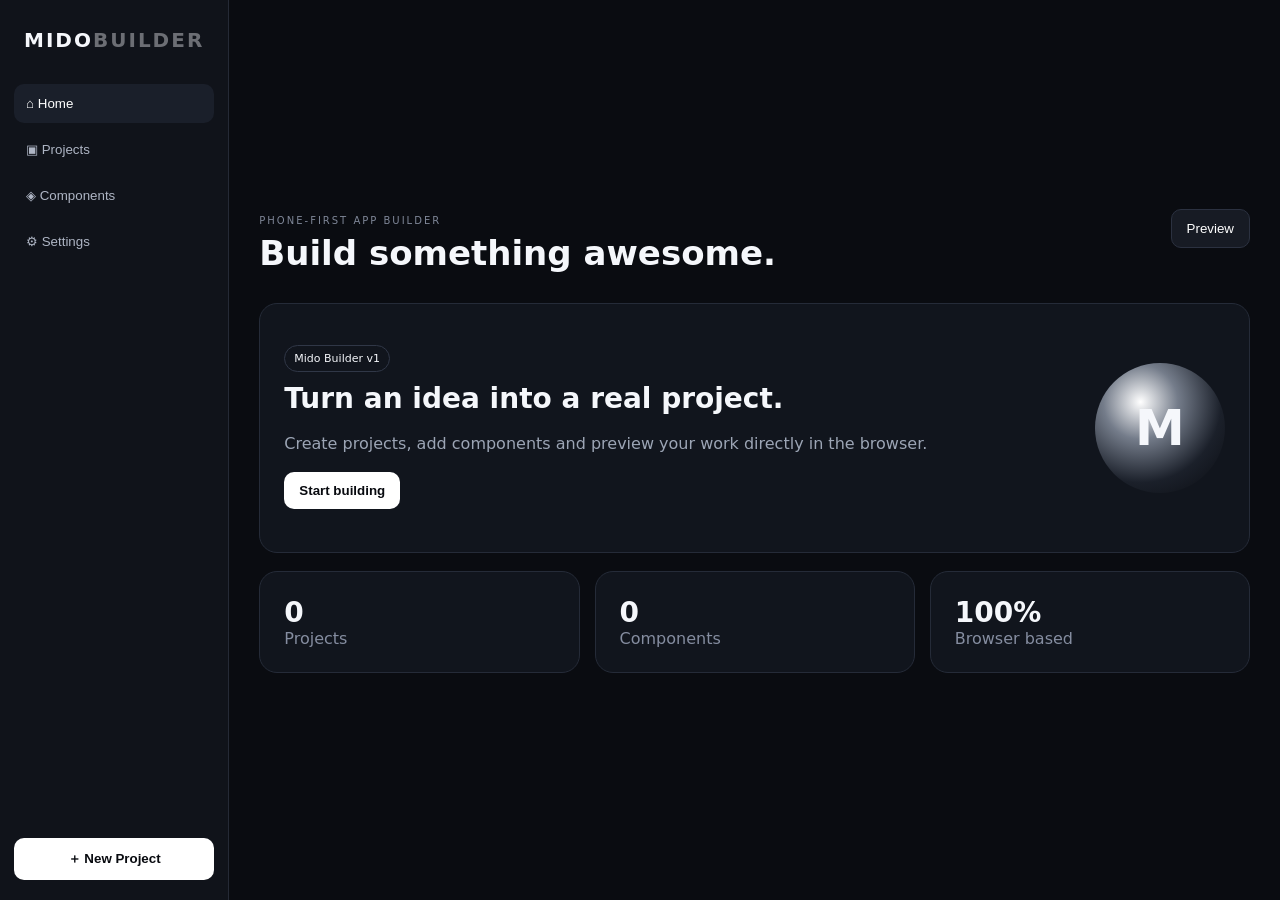
<file: index.html>
<!doctype html>
<html lang="en">
<head>
  <meta charset="UTF-8">
  <meta name="viewport" content="width=device-width, initial-scale=1.0">
  <title>Mido Builder</title>
  <link rel="stylesheet" href="style.css">
</head>

<body>

  <aside class="sidebar">
    <div class="logo">
      MIDO<span>BUILDER</span>
    </div>

    <button class="nav active" data-view="home">⌂ <span>Home</span></button>
    <button class="nav" data-view="projects">▣ <span>Projects</span></button>
    <button class="nav" data-view="components">◈ <span>Components</span></button>
    <button class="nav" data-view="settings">⚙ <span>Settings</span></button>

    <button id="newProject" class="new">
      ＋ New Project
    </button>
  </aside>

  <main>

    <header>
      <div>
        <small>PHONE-FIRST APP BUILDER</small>
        <h1 id="title">Build something awesome.</h1>
      </div>

      <button id="preview" class="ghost">
        Preview
      </button>
    </header>


    <!-- HOME -->

    <section id="home" class="view">

      <div class="hero card">

        <div>
          <span class="tag">Mido Builder v1</span>

          <h2>
            Turn an idea into a real project.
          </h2>

          <p>
            Create projects, add components and preview your work
            directly in the browser.
          </p>

          <button id="start" class="primary">
            Start building
          </button>
        </div>

        <div class="orb">
          M
        </div>

      </div>


      <div class="stats">

        <div class="card">
          <b id="projectsCount">0</b>
          <span>Projects</span>
        </div>

        <div class="card">
          <b id="componentsCount">0</b>
          <span>Components</span>
        </div>

        <div class="card">
          <b>100%</b>
          <span>Browser based</span>
        </div>

      </div>

    </section>



    <!-- PROJECTS -->

    <section id="projects" class="view hidden">

      <div class="section-head">

        <h2>Your projects</h2>

        <button id="addProject" class="primary">
          ＋ New
        </button>

      </div>

      <div id="projectList"></div>

    </section>



    <!-- COMPONENTS -->

    <section id="components" class="view hidden">

      <h2>Components</h2>

      <p class="muted">
        Add a component to your current project.
      </p>

      <div class="components">

        <button data-component="Button">
          🔘
          <b>Button</b>
          <small>Interactive action</small>
        </button>

        <button data-component="Text">
          T
          <b>Text</b>
          <small>Headings and copy</small>
        </button>

        <button data-component="Image">
          ▧
          <b>Image</b>
          <small>Visual content</small>
        </button>

        <button data-component="Card">
          ▣
          <b>Card</b>
          <small>Content container</small>
        </button>

      </div>

    </section>



    <!-- SETTINGS -->

    <section id="settings" class="view hidden">

      <div class="card settings">

        <h2>Settings</h2>

        <label>
          Builder name

          <input
            id="builderName"
            value="Mido Builder"
          >
        </label>

        <label>
          Home headline

          <input
            id="headline"
            value="Build something awesome."
          >
        </label>

        <button id="saveSettings" class="primary">
          Save settings
        </button>

      </div>

    </section>

  </main>



  <!-- NEW PROJECT MODAL -->

  <div id="modal" class="modal hidden">

    <div class="modal-box">

      <button id="close" class="close">
        ×
      </button>

      <h2>New project</h2>

      <input
        id="projectName"
        placeholder="Project name"
        maxlength="40"
      >

      <button id="create" class="primary full">
        Create project
      </button>

    </div>

  </div>



  <div id="toast" class="toast"></div>


  <script src="app.js"></script>

</body>
</html>
</file>
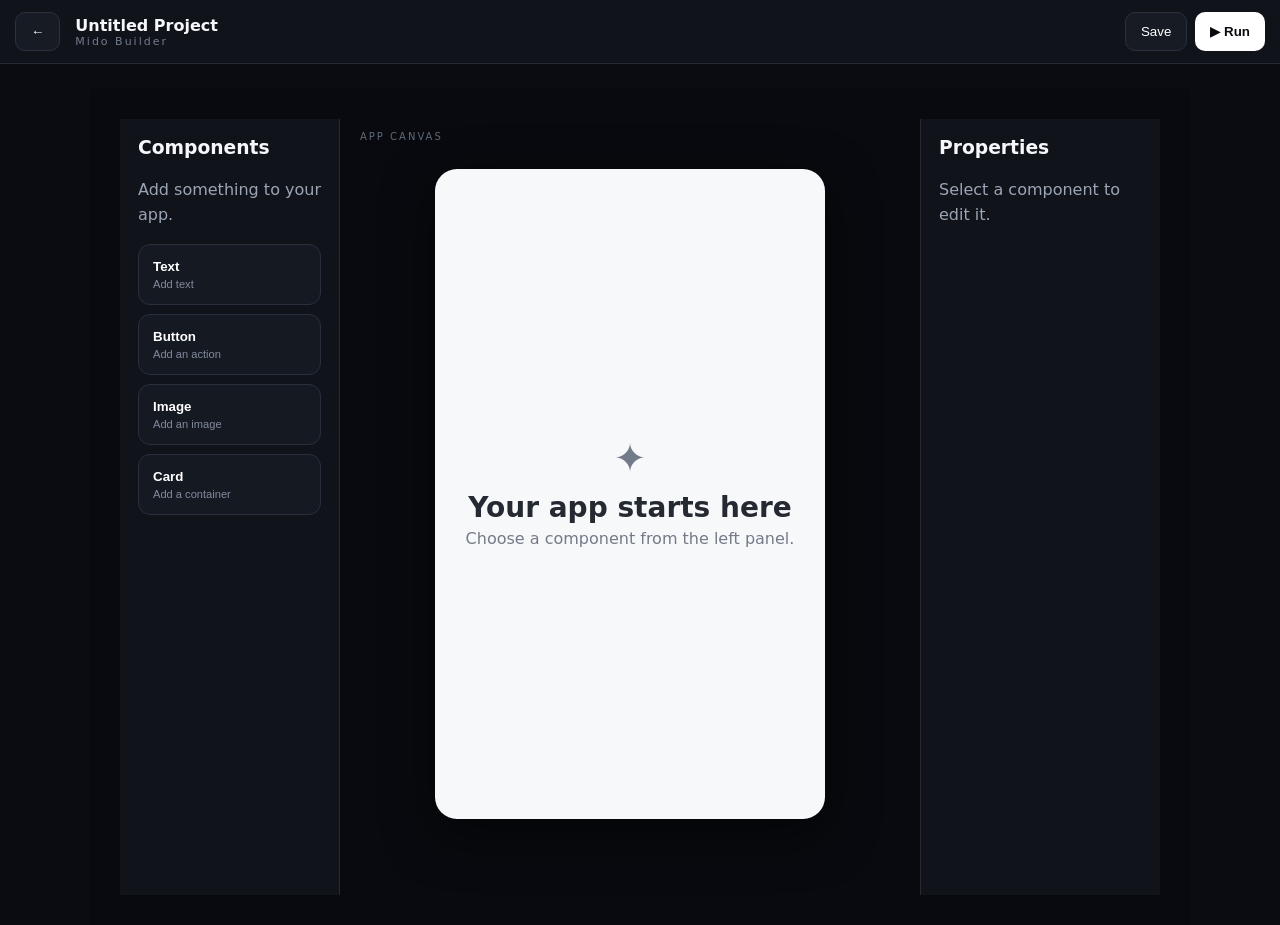
<file: builder.html>
<!doctype html>
<html lang="en">

<head>
  <meta charset="UTF-8">

  <meta
    name="viewport"
    content="width=device-width, initial-scale=1.0"
  >

  <title>Mido Builder — Editor</title>

  <link
    rel="stylesheet"
    href="style.css"
  >

  <link
    rel="stylesheet"
    href="builder.css"
  >
</head>

<body>

  <!-- TOP BAR -->

  <header class="builder-top">

    <button
      id="back"
      class="ghost"
    >
      ←
    </button>

    <div class="builder-title">
      <b id="projectTitle">
        Untitled Project
      </b>

      <small>
        Mido Builder
      </small>
    </div>

    <div class="builder-actions">

      <button
        id="saveProject"
        class="ghost"
      >
        Save
      </button>

      <button
        id="runProject"
        class="primary"
      >
        ▶ Run
      </button>

    </div>

  </header>


  <!-- BUILDER -->

  <main class="builder">

    <!-- COMPONENT PANEL -->

    <aside class="toolbox">

      <h3>Components</h3>

      <p class="muted">
        Add something to your app.
      </p>


      <button
        class="tool"
        data-add="text"
      >
        <b>Text</b>
        <small>
          Add text
        </small>
      </button>


      <button
        class="tool"
        data-add="button"
      >
        <b>Button</b>
        <small>
          Add an action
        </small>
      </button>


      <button
        class="tool"
        data-add="image"
      >
        <b>Image</b>
        <small>
          Add an image
        </small>
      </button>


      <button
        class="tool"
        data-add="card"
      >
        <b>Card</b>
        <small>
          Add a container
        </small>
      </button>

    </aside>


    <!-- CANVAS -->

    <section class="canvas-area">

      <div class="canvas-label">
        APP CANVAS
      </div>


      <div
        id="canvas"
        class="canvas"
      >

        <div
          id="emptyCanvas"
          class="empty-canvas"
        >

          <div>
            ✦
          </div>

          <h2>
            Your app starts here
          </h2>

          <p>
            Choose a component from
            the left panel.
          </p>

        </div>

      </div>

    </section>


    <!-- PROPERTIES -->

    <aside class="properties">

      <h3>
        Properties
      </h3>

      <p class="muted">
        Select a component to edit it.
      </p>


      <div
        id="propertyPanel"
        class="property-panel hidden"
      >

        <label>
          Text

          <input
            id="propertyText"
            type="text"
          >

        </label>


        <label>
          Size

          <input
            id="propertySize"
            type="number"
            min="8"
            max="100"
            value="18"
          >

        </label>


        <button
          id="deleteComponent"
          class="danger"
        >
          Delete component
        </button>

      </div>

    </aside>

  </main>


  <!-- RUN MODAL -->

  <div
    id="runModal"
    class="modal hidden"
  >

    <div class="run-window">

      <button
        id="closeRun"
        class="close"
      >
        ×
      </button>

      <h2>
        App Preview
      </h2>

      <div
        id="previewCanvas"
        class="preview-canvas"
      ></div>

    </div>

  </div>


  <script src="builder.js"></script>

</body>

</html>
</file>
<file: style.css>
* {
  box-sizing: border-box;
}

body {
  margin: 0;
  background: #0a0c11;
  color: #f5f7fb;
  font-family: system-ui, Arial, sans-serif;
  display: flex;
  min-height: 100vh;
}

.sidebar {
  width: 230px;
  background: #10131a;
  border-right: 1px solid #252a36;
  padding: 20px 14px;
  display: flex;
  flex-direction: column;
  gap: 7px;
}

.logo {
  font-weight: 900;
  letter-spacing: 2px;
  font-size: 20px;
  padding: 8px 10px 25px;
}

.logo span {
  opacity: 0.4;
}

.nav,
.new {
  border: 0;
  border-radius: 10px;
  padding: 12px;
  text-align: left;
  background: transparent;
  color: #aeb5c4;
  cursor: pointer;
}

.nav.active,
.nav:hover {
  background: #1a1f2a;
  color: #fff;
}

.new,
.primary {
  background: #fff;
  color: #080a0f;
  font-weight: 800;
}

.new {
  margin-top: auto;
  text-align: center;
}

.primary,
.ghost {
  border: 0;
  border-radius: 10px;
  padding: 11px 15px;
  cursor: pointer;
}

.ghost {
  background: #171b24;
  color: #fff;
  border: 1px solid #2b3140;
}

main {
  width: min(1100px, 100%);
  padding: 30px;
  margin: auto;
}

header,
.section-head {
  display: flex;
  justify-content: space-between;
  align-items: flex-start;
  margin-bottom: 25px;
}

header small {
  color: #7f8798;
  letter-spacing: 2px;
  font-size: 10px;
}

h1 {
  font-size: 34px;
  margin: 5px 0;
}

h2 {
  font-size: 28px;
}

.card {
  background: #11151d;
  border: 1px solid #252b38;
  border-radius: 18px;
  padding: 24px;
  margin-bottom: 18px;
}

.hero {
  min-height: 250px;
  display: flex;
  align-items: center;
  justify-content: space-between;
}

.hero h2 {
  max-width: 600px;
  margin: 16px 0 8px;
}

.hero p,
.muted {
  color: #9ca5b5;
  line-height: 1.6;
}

.tag {
  border: 1px solid #303747;
  border-radius: 99px;
  padding: 6px 9px;
  font-size: 11px;
}

.orb {
  width: 130px;
  height: 130px;
  border-radius: 50%;
  display: grid;
  place-items: center;
  background:
    radial-gradient(
      circle at 35% 30%,
      #fff,
      #747c8a 30%,
      #1b202a 65%,
      #090b10
    );
  font-size: 50px;
  font-weight: 900;
}

.stats {
  display: grid;
  grid-template-columns: repeat(3, 1fr);
  gap: 15px;
}

.stats .card {
  display: flex;
  flex-direction: column;
}

.stats b {
  font-size: 28px;
}

.stats span {
  color: #858da0;
}

.project {
  display: flex;
  justify-content: space-between;
  align-items: center;
  padding: 17px;
  background: #11151d;
  border: 1px solid #252b38;
  border-radius: 14px;
  margin-bottom: 10px;
}

.project small {
  color: #858da0;
}

.components {
  display: grid;
  grid-template-columns: repeat(4, 1fr);
  gap: 14px;
}

.components button {
  background: #11151d;
  color: #fff;
  border: 1px solid #252b38;
  border-radius: 15px;
  padding: 22px;
  text-align: left;
  cursor: pointer;
  display: flex;
  flex-direction: column;
  gap: 7px;
  font-size: 23px;
}

.components small {
  font-size: 12px;
  color: #858da0;
}

.settings {
  max-width: 600px;
}

.settings label {
  display: block;
  color: #aeb5c4;
  margin: 17px 0;
}

.settings input,
.modal-box input {
  display: block;
  width: 100%;
  margin-top: 7px;
  padding: 12px;
  background: #0a0c11;
  color: #fff;
  border: 1px solid #303747;
  border-radius: 9px;
}

.full {
  width: 100%;
  margin-top: 15px;
}

.modal {
  position: fixed;
  inset: 0;
  background: #000b;
  display: grid;
  place-items: center;
  padding: 20px;
}

.modal-box {
  width: min(430px, 100%);
  background: #151922;
  border: 1px solid #303747;
  border-radius: 18px;
  padding: 25px;
  position: relative;
}

.close {
  position: absolute;
  right: 14px;
  top: 9px;
  background: none;
  border: 0;
  color: #fff;
  font-size: 26px;
}

.toast {
  position: fixed;
  bottom: 20px;
  left: 50%;
  transform: translate(-50%, 80px);
  background: #fff;
  color: #000;
  padding: 11px 16px;
  border-radius: 10px;
  font-weight: 800;
  transition: 0.2s;
}

.toast.show {
  transform: translate(-50%, 0);
}

.hidden {
  display: none !important;
}

@media (max-width: 700px) {

  .sidebar {
    width: 68px;
    padding: 12px 8px;
  }

  .logo {
    font-size: 11px;
    padding: 8px 2px 20px;
  }

  .logo span,
  .nav span {
    display: none;
  }

  .nav {
    text-align: center;
    font-size: 19px;
  }

  .new {
    font-size: 0;
    height: 45px;
  }

  .new:after {
    content: "＋";
    font-size: 20px;
  }

  main {
    padding: 20px 14px;
  }

  h1 {
    font-size: 25px;
  }

  .hero {
    display: block;
  }

  .orb {
    display: none;
  }

  .stats,
  .components {
    grid-template-columns: 1fr 1fr;
  }
  }
</file>
<file: builder.css>
body {
  display: block;
  overflow: hidden;
}

.builder-top {
  height: 64px;
  background: #10131a;
  border-bottom: 1px solid #252a36;
  display: flex;
  align-items: center;
  gap: 15px;
  padding: 10px 15px;
}

.builder-title {
  display: flex;
  flex-direction: column;
  min-width: 150px;
}

.builder-title small {
  color: #747d90;
  font-size: 11px;
}

.builder-actions {
  margin-left: auto;
  display: flex;
  gap: 8px;
}

.builder {
  height: calc(100vh - 64px);
  display: grid;
  grid-template-columns: 220px 1fr 240px;
  background: #080a0f;
}


/* COMPONENT TOOLBOX */

.toolbox,
.properties {
  background: #10131a;
  padding: 18px;
  overflow-y: auto;
}

.toolbox {
  border-right: 1px solid #252a36;
}

.properties {
  border-left: 1px solid #252a36;
}

.toolbox h3,
.properties h3 {
  margin-top: 0;
}

.tool {
  width: 100%;
  border: 1px solid #292f3d;
  background: #151922;
  color: #fff;
  border-radius: 12px;
  padding: 14px;
  margin-bottom: 9px;
  text-align: left;
  cursor: pointer;
}

.tool:hover {
  background: #1d2330;
  border-color: #444d61;
}

.tool b,
.tool small {
  display: block;
}

.tool small {
  color: #818a9d;
  margin-top: 4px;
}


/* CANVAS AREA */

.canvas-area {
  position: relative;
  overflow: auto;
  padding: 35px;
}

.canvas-label {
  position: absolute;
  top: 12px;
  left: 20px;
  color: #60697a;
  font-size: 10px;
  letter-spacing: 2px;
}

.canvas {
  width: min(390px, 100%);
  min-height: 650px;
  margin: 15px auto;
  background: #f7f8fa;
  color: #111;
  border-radius: 22px;
  box-shadow: 0 15px 50px #0008;
  padding: 22px;
  position: relative;
}

.empty-canvas {
  min-height: 600px;
  display: grid;
  place-items: center;
  align-content: center;
  text-align: center;
  color: #747b88;
}

.empty-canvas > div {
  font-size: 40px;
}

.empty-canvas h2 {
  margin: 10px 0 5px;
  color: #252a32;
}

.empty-canvas p {
  margin: 0;
}


/* CANVAS COMPONENTS */

.canvas-component {
  position: relative;
  margin-bottom: 12px;
  padding: 10px;
  border: 2px solid transparent;
  border-radius: 8px;
  cursor: pointer;
}

.canvas-component:hover {
  border-color: #aeb6c5;
}

.canvas-component.selected {
  border-color: #111;
  background: #eef0f4;
}

.canvas-button {
  display: inline-block;
  border: 0;
  border-radius: 9px;
  padding: 11px 18px;
  background: #111;
  color: #fff;
  font-weight: 700;
}

.canvas-card {
  border: 1px solid #d6d9df;
  border-radius: 12px;
  padding: 18px;
  background: #fff;
}


/* PROPERTIES */

.property-panel label {
  display: block;
  margin: 18px 0;
  color: #aeb5c4;
}

.property-panel input {
  display: block;
  width: 100%;
  margin-top: 7px;
  padding: 10px;
  background: #0a0c11;
  border: 1px solid #303747;
  color: #fff;
  border-radius: 8px;
}

.danger {
  width: 100%;
  border: 1px solid #5d3030;
  background: #271719;
  color: #ffb8b8;
  border-radius: 9px;
  padding: 10px;
  cursor: pointer;
}


/* PREVIEW */

.run-window {
  width: min(430px, 100%);
  max-height: 90vh;
  overflow: auto;
  background: #10131a;
  border: 1px solid #303747;
  border-radius: 18px;
  padding: 20px;
  position: relative;
}

.preview-canvas {
  background: #f7f8fa;
  color: #111;
  border-radius: 15px;
  min-height: 500px;
  padding: 20px;
}


/* MOBILE */

@media (max-width: 800px) {

  .builder {
    grid-template-columns: 75px 1fr;
  }

  .properties {
    display: none;
  }

  .toolbox {
    padding: 10px 7px;
  }

  .toolbox h3,
  .toolbox .muted {
    display: none;
  }

  .tool {
    text-align: center;
    padding: 12px 5px;
  }

  .tool small {
    display: none;
  }

  .canvas-area {
    padding: 25px 10px;
  }

  .canvas {
    margin-top: 15px;
  }

  .builder-title {
    min-width: 0;
  }

  .builder-title b {
    max-width: 120px;
    overflow: hidden;
    text-overflow: ellipsis;
    white-space: nowrap;
  }

}
</file>
